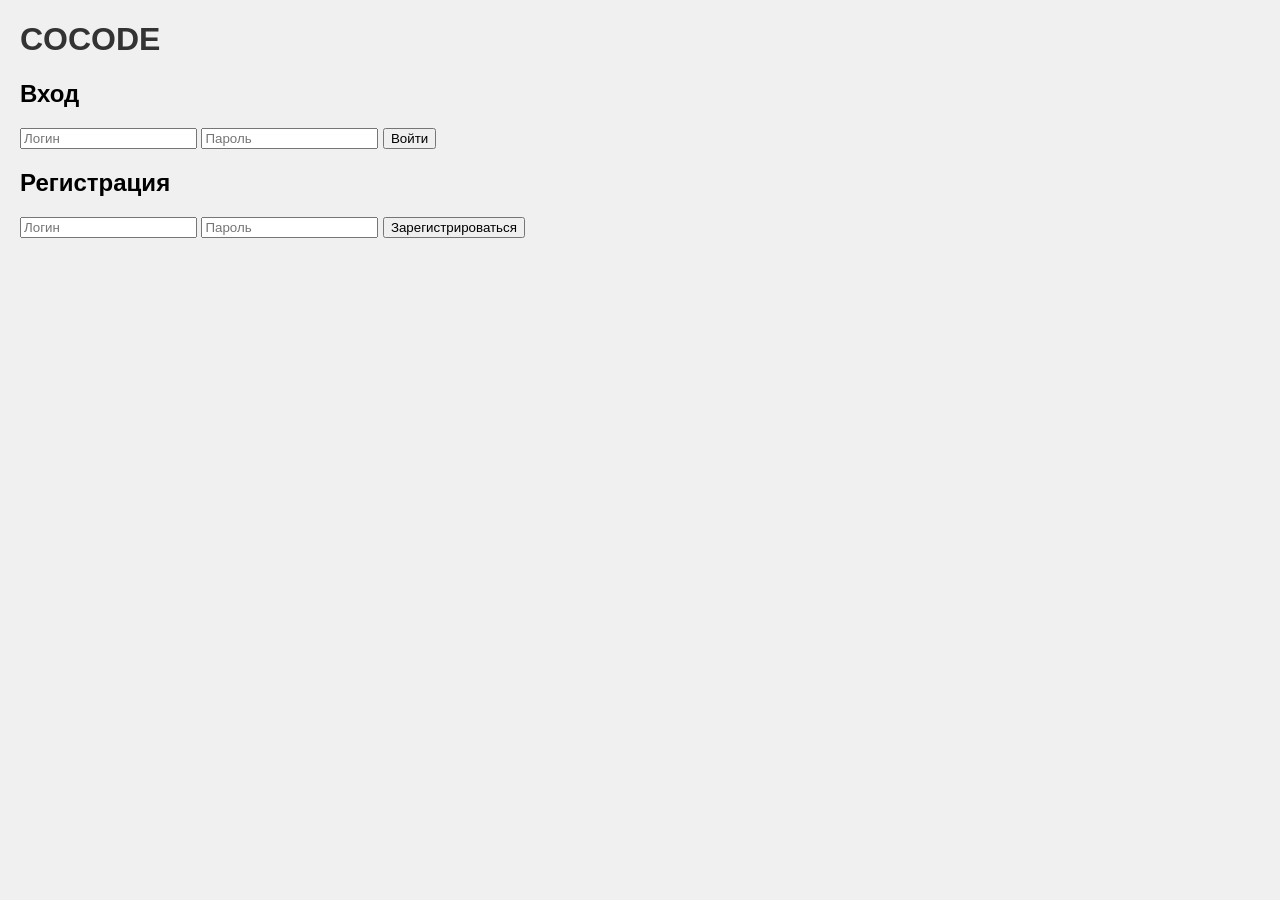
<file: static/index.html>
<!DOCTYPE html>
<html lang="ru">
<head>
    <meta charset="UTF-8">
    <meta name="viewport" content="width=device-width, initial-scale=1.0">
    <title>COCODE</title>
    <!-- CodeMirror CSS -->
    <link rel="stylesheet" href="/static/codemirror/codemirror.min.css">
    <link rel="stylesheet" href="/static/codemirror/dracula.min.css">
    <style>
        body {
            font-family: Arial, sans-serif;
            margin: 20px;
            background-color: #f0f0f0;
        }
        h1 {
            color: #333;
        }
        .CodeMirror {
            width: 100%;
            height: 400px;
            font-family: 'Courier New', monospace;
            font-size: 14px;
            border: 1px solid #ccc;
            border-radius: 4px;
        }
        .CodeMirror-gutters {
            border-right: 1px solid #888 !important;
        }
        .status {
            margin-top: 10px;
            font-weight: bold;
        }
        #room-selection {
            text-align: center;
            margin: 50px 0;
        }
        #room-name {
            padding: 10px;
            font-size: 16px;
            width: 300px;
            margin: 10px;
        }
        #room-code {
            padding: 10px;
            font-size: 16px;
            width: 150px;
            margin: 10px;
            text-align: center;
        }
        #create-room, #join-room, #run-button, #stop-button {
            padding: 10px 20px;
            font-size: 16px;
            margin: 10px 5px;
            cursor: pointer;
        }
        #stop-button {
            background-color: #dc3545;
            color: white;
            border: none;
            border-radius: 4px;
        }
        #stop-button:disabled {
            background-color: #6c757d;
            cursor: not-allowed;
        }
        #inputs {
            width: 100%;
            padding: 10px;
            border: 1px solid #ccc;
            border-radius: 4px;
            font-family: 'Courier New', monospace;
            font-size: 14px;
            resize: vertical;
        }
        #output {
            width: 100%;
            min-height: 100px;
            padding: 10px;
            border: 1px solid #ccc;
            border-radius: 4px;
            background-color: #1e1e1e;
            color: #d4d4d4;
            font-family: 'Courier New', monospace;
            font-size: 14px;
            white-space: pre-wrap;
        }
        #terminal-window {
            width: 100%;
            min-height: 200px;
            padding: 10px;
            border: 1px solid #444;
            border-radius: 4px;
            background-color: #111;
            color: #d4d4d4;
            font-family: 'Courier New', monospace;
            font-size: 14px;
            white-space: pre-wrap;
            overflow-y: auto;
        }
        .terminal-system {
            color: #82aaff;
        }
        .terminal-output {
            color: #c3e88d;
        }
        .terminal-input {
            color: #ffcb6b;
        }
    </style>
</head>
<body>
    <h1>COCODE</h1>
    <div id="auth-section">
        <h2>Вход</h2>
        <input type="text" id="login-username" placeholder="Логин" />
        <input type="password" id="login-password" placeholder="Пароль" />
        <button id="login-btn">Войти</button>
        <h2>Регистрация</h2>
        <input type="text" id="reg-username" placeholder="Логин" />
        <input type="password" id="reg-password" placeholder="Пароль" />
        <button id="register-btn">Зарегистрироваться</button>
        <div id="auth-error" style="color: red; display: none;"></div>
    </div>
    <div id="rooms-section" style="display: none;">
        <h2>Ваши комнаты</h2>
        <div id="rooms-list"></div>
        <button id="create-room-btn">Создать комнату</button>
        <input type="text" id="room-name-input" placeholder="Название комнаты" />
        <button id="logout-btn">Выйти</button>
    </div>
    <div id="editor-section" style="display: none;">
        <p>Комната: <span id="current-room"></span></p>
        <div style="display: flex; margin-bottom: 10px;">
            <div id="scripts-panel" style="width: 200px; border: 1px solid #ccc; padding: 10px; margin-right: 10px;">
                <h3>Скрипты</h3>
                <div id="scripts-list"></div>
                <button id="new-script" style="margin-top: 10px;">+ Новый</button>
                <button id="save-scripts" style="margin-top: 10px;">Сохранить</button>
            </div>
            <div style="flex: 1;">
                <div id="code-editor"></div>
            </div>
        </div>
        <div id="no-scripts-message" style="display: none; color: #555; padding: 20px; border: 1px dashed #999; border-radius: 4px; margin-bottom: 10px;">
            Нет ни одного скрипта. Создайте новый скрипт, чтобы начать редактирование.
        </div>
        <div id="execution-section">
            <button id="run-button">Запустить код</button>
            <button id="stop-button" disabled>Остановить процесс</button>
            <div class="status" id="status">Подключение...</div>

            <h2>Терминал</h2>
            <div id="terminal-window" style="background-color: #1e1e1e; color: #d4d4d4; padding: 10px; border-radius: 4px; font-family: 'Courier New', monospace; white-space: pre-wrap; min-height: 200px; max-height: 350px; overflow-y: auto;"></div>
            <input id="terminal-input" type="text" placeholder="Введите текст и нажмите Enter" style="width: 100%; padding: 10px; margin-top: 10px; font-family: 'Courier New', monospace; font-size: 14px;" autocomplete="off" />
        </div>
    </div>

    <!-- CodeMirror JS -->
    <script src="/static/codemirror/codemirror.min.js"></script>
    <script src="/static/codemirror/python.min.js"></script>
    <script src="/static/js/common.js"></script>

    <script>
        let editor;
        const status = document.getElementById('status');
        let ws;
        let ignoreChanges = false;
        let currentRoom = null;
        let scripts = {};
        let currentScript = "main.py";
        let processRunning = false;
        let token = localStorage.getItem('token');

        // Получаем комнату из URL
        const urlParams = new URLSearchParams(window.location.search);
        currentRoom = urlParams.get('room');

        if (currentRoom) {
            // Показываем редактор
            document.getElementById('auth-section').style.display = 'none';
            document.getElementById('rooms-section').style.display = 'none';
            document.getElementById('editor-section').style.display = 'block';
            document.getElementById('current-room').textContent = 'Загрузка... (' + currentRoom + ')';
            initEditor();
            connect();
        } else if (token) {
            showRooms();
        } else {
            showAuth();
        }

        function showAuth() {
            document.getElementById('auth-section').style.display = 'block';
            document.getElementById('rooms-section').style.display = 'none';
            document.getElementById('editor-section').style.display = 'none';
        }

        function showRooms() {
            document.getElementById('auth-section').style.display = 'none';
            document.getElementById('rooms-section').style.display = 'block';
            document.getElementById('editor-section').style.display = 'none';
            loadRooms();
        }

        // Скрываем ошибку при вводе
        document.getElementById('room-name').addEventListener('input', function() {
            document.getElementById('error-message').style.display = 'none';
        });
        document.getElementById('room-code').addEventListener('input', function() {
            document.getElementById('error-message').style.display = 'none';
        });

        function loadRooms() {
            fetch('/rooms', {
                headers: {
                    'Authorization': 'Bearer ' + token
                }
            })
            .then(response => response.json())
            .then(data => {
                const roomsList = document.getElementById('rooms-list');
                roomsList.innerHTML = '';
                data.forEach(room => {
                    const roomDiv = document.createElement('div');
                    roomDiv.innerHTML = `<a href="?room=${room.id}">${room.name}</a>`;
                    roomsList.appendChild(roomDiv);
                });
            })
            .catch(error => console.error('Error loading rooms:', error));
        }

        // Логин
        document.getElementById('login-btn').addEventListener('click', function() {
            const username = document.getElementById('login-username').value;
            const password = document.getElementById('login-password').value;
            fetch('/token', {
                method: 'POST',
                headers: {
                    'Content-Type': 'application/x-www-form-urlencoded'
                },
                body: new URLSearchParams({
                    username: username,
                    password: password
                })
            })
            .then(response => response.json())
            .then(data => {
                if (data.access_token) {
                    token = data.access_token;
                    localStorage.setItem('token', token);
                    showRooms();
                } else {
                    document.getElementById('auth-error').textContent = 'Неверный логин или пароль';
                    document.getElementById('auth-error').style.display = 'block';
                }
            })
            .catch(error => {
                document.getElementById('auth-error').textContent = 'Ошибка авторизации';
                document.getElementById('auth-error').style.display = 'block';
            });
        });

        // Регистрация
        document.getElementById('register-btn').addEventListener('click', function() {
            const username = document.getElementById('reg-username').value;
            const password = document.getElementById('reg-password').value;
            fetch('/register', {
                method: 'POST',
                headers: {
                    'Content-Type': 'application/json'
                },
                body: JSON.stringify({
                    username: username,
                    password: password
                })
            })
            .then(response => response.json())
            .then(data => {
                if (data.message) {
                    uiToast('Регистрация успешна', 'success');
                } else {
                    document.getElementById('auth-error').textContent = 'Ошибка регистрации';
                    document.getElementById('auth-error').style.display = 'block';
                }
            })
            .catch(error => {
                document.getElementById('auth-error').textContent = 'Ошибка регистрации';
                document.getElementById('auth-error').style.display = 'block';
            });
        });

        // Создать комнату
        document.getElementById('create-room-btn').addEventListener('click', function() {
            const name = document.getElementById('room-name-input').value;
            if (!name) {
                uiToast('Введите название комнаты', 'warning');
                return;
            }
            fetch('/create-room', {
                method: 'POST',
                headers: {
                    'Content-Type': 'application/json',
                    'Authorization': 'Bearer ' + token
                },
                body: JSON.stringify({
                    name: name
                })
            })
            .then(response => response.json())
            .then(data => {
                if (data.id) {
                    loadRooms();
                    document.getElementById('room-name-input').value = '';
                } else {
                    uiToast('Ошибка создания комнаты', 'error');
                }
            })
            .catch(error => uiToast('Ошибка создания комнаты', 'error'));
        });

        // Выйти
        document.getElementById('logout-btn').addEventListener('click', function() {
            localStorage.removeItem('token');
            token = null;
            showAuth();
        });

        function initEditor() {
            editor = CodeMirror(document.getElementById('code-editor'), {
                value: '# Введите ваш Python код здесь\nprint(\'Hello, World!\')',
                mode: 'python',
                theme: 'dracula',
                lineNumbers: true,
                indentUnit: 4,
                smartIndent: true,
                lineWrapping: true,
                autofocus: true
            });

            editor.on('change', function(cm, change) {
                if (!ignoreChanges && ws && ws.readyState === WebSocket.OPEN) {
                    ws.send(JSON.stringify({
                        script: currentScript,
                        code: cm.getValue()
                    }));
                }
            });
        }

        function connect() {
            ws = new WebSocket('ws://localhost:80/ws/' + currentRoom);

            ws.onopen = function(event) {
                status.textContent = 'Подключено';
                status.style.color = 'green';
            };

            ws.onmessage = function(event) {
                const data = JSON.parse(event.data);
                if (data.scripts) {
                    scripts = data.scripts;
                    updateScriptsList();
                    updateEditorVisibility();
                    // Если текущий скрипт не существует, выбрать первый
                    if (!(currentScript in scripts)) {
                        currentScript = Object.keys(scripts)[0] || "";
                    }
                    if (currentScript) {
                        loadScript(currentScript);
                    }
                }
                if (data.script && data.code !== undefined) {
                    scripts[data.script] = data.code;
                    if (data.script === currentScript) {
                        loadScript(currentScript);
                    }
                    updateScriptsList();
                }
                if (data.type === 'script_deleted') {
                    if (data.script === currentScript) {
                        currentScript = Object.keys(scripts)[0] || "";
                        if (currentScript) {
                            loadScript(currentScript);
                        }
                    }
                    updateScriptsList();
                    updateEditorVisibility();
                }
                if (data.type === 'script_renamed') {
                    if (currentScript === data.old_name) {
                        currentScript = data.new_name;
                    }
                    updateScriptsList();
                    updateEditorVisibility();
                    loadScript(currentScript);
                }
                if (data.type === 'process_started') {
                    processRunning = true;
                    document.getElementById('status').textContent = 'Выполняется: ' + data.script;
                    document.getElementById('run-button').disabled = true;
                    document.getElementById('stop-button').disabled = false;
                    appendTerminalText('[Запуск скрипта ' + data.script + ']\n', 'system');
                }
                if (data.type === 'process_output') {
                    appendTerminalText(data.text, 'output');
                }
                if (data.type === 'process_finished') {
                    processRunning = false;
                    document.getElementById('status').textContent = 'Завершено: код ' + data.returncode;
                    document.getElementById('run-button').disabled = false;
                    document.getElementById('stop-button').disabled = true;
                    appendTerminalText('\n[Процесс завершён, код ' + data.returncode + ']\n', 'system');
                }
                if (data.type === 'process_error') {
                    processRunning = false;
                    document.getElementById('status').textContent = 'Ошибка процесса';
                    document.getElementById('run-button').disabled = false;
                    document.getElementById('stop-button').disabled = true;
                    appendTerminalText('[Ошибка] ' + data.message + '\n', 'system');
                }
                if (data.type === 'saved') {
                    uiToast('Скрипты сохранены', 'success');
                }
            };

            ws.onclose = function(event) {
                status.textContent = 'Отключено. Переподключение...';
                status.style.color = 'red';
                setTimeout(connect, 1000);
            };

            ws.onerror = function(error) {
                console.error('WebSocket error:', error);
            };
        }

        function updateScriptsList() {
            const list = document.getElementById('scripts-list');
            list.innerHTML = '';
            for (const name in scripts) {
                const div = document.createElement('div');
                div.style.display = 'flex';
                div.style.alignItems = 'center';
                div.style.padding = '5px';
                div.style.border = '1px solid #555';
                div.style.margin = '2px 0';

                const nameDiv = document.createElement('div');
                nameDiv.textContent = name;
                nameDiv.style.cursor = 'pointer';
                nameDiv.style.flexGrow = '1';
                if (name === currentScript) {
                    nameDiv.style.backgroundColor = '#555';
                }
                nameDiv.addEventListener('click', function() {
                    selectScript(name);
                });
                div.appendChild(nameDiv);

                {
                    const renameBtn = document.createElement('button');
                    renameBtn.textContent = 'Переименовать';
                    renameBtn.style.marginLeft = '5px';
                    renameBtn.addEventListener('click', async function(e) {
                        e.stopPropagation();
                        const newName = await uiPrompt('Введите новое имя файла.', {
                            title: 'Переименовать скрипт',
                            value: name,
                            placeholder: 'example.py',
                            confirmText: 'Переименовать'
                        });
                        if (newName && newName !== name && newName.endsWith('.py') && !scripts[newName] && name in scripts) {
                            fetch(`/room/${currentRoom}/script/${name}`, {
                                method: 'PUT',
                                headers: {'Content-Type': 'application/json'},
                                body: JSON.stringify({new_name: newName})
                            }).then(() => {
                                // Локальное обновление
                                scripts[newName] = scripts[name];
                                delete scripts[name];
                                if (currentScript === name) {
                                    currentScript = newName;
                                }
                                updateScriptsList();
                                loadScript(currentScript);
                            }).catch(() => {
                                uiToast('Ошибка переименования', 'error');
                            });
                        } else if (newName === name) {
                            uiToast('Имя не изменилось', 'warning');
                        } else if (!newName.endsWith('.py')) {
                            uiToast('Имя должно заканчиваться на .py', 'warning');
                        } else if (scripts[newName]) {
                            uiToast('Скрипт с таким именем уже существует', 'warning');
                        }
                    });
                    div.appendChild(renameBtn);

                    const deleteBtn = document.createElement('button');
                    deleteBtn.textContent = 'Удалить';
                    deleteBtn.style.marginLeft = '5px';
                    deleteBtn.addEventListener('click', async function(e) {
                        e.stopPropagation();
                        const confirmed = name in scripts && await uiConfirm(`Удалить скрипт ${name}?`, {
                            title: 'Удаление скрипта',
                            confirmText: 'Удалить',
                            danger: true
                        });
                        if (confirmed) {
                            fetch(`/room/${currentRoom}/script/${name}`, {
                                method: 'DELETE'
                            }).then(() => {
                                // Локальное обновление
                                delete scripts[name];
                                if (currentScript === name) {
                                    currentScript = Object.keys(scripts)[0] || "";
                                }
                                updateScriptsList();
                                loadScript(currentScript);
                            }).catch(() => {
                                uiToast('Ошибка удаления', 'error');
                            });
                        }
                    });
                    div.appendChild(deleteBtn);
                }

                list.appendChild(div);
            }
        }

        function selectScript(name) {
            currentScript = name;
            loadScript(name);
            updateScriptsList();
            updateEditorVisibility();
        }

        function loadScript(name) {
            if (name in scripts) {
                const cursor = editor.getCursor();
                ignoreChanges = true;
                editor.setValue(scripts[name]);
                editor.setCursor(cursor);
                ignoreChanges = false;
            } else {
                ignoreChanges = true;
                editor.setValue('');
                ignoreChanges = false;
            }
        }

        function updateEditorVisibility() {
            const hasScripts = Object.keys(scripts).length > 0;
            document.getElementById('code-editor').style.display = hasScripts ? 'block' : 'none';
            document.getElementById('execution-section').style.display = hasScripts ? 'block' : 'none';
            document.getElementById('no-scripts-message').style.display = hasScripts ? 'none' : 'block';
            document.getElementById('run-button').disabled = !hasScripts || processRunning;
            document.getElementById('stop-button').disabled = !processRunning;
        }

        // Новый скрипт
        document.getElementById('new-script').addEventListener('click', async function() {
            const name = await uiPrompt('Введите имя нового скрипта.', {
                title: 'Новый скрипт',
                value: 'script.py',
                placeholder: 'script.py',
                confirmText: 'Создать'
            });
            if (name && !scripts[name]) {
                scripts[name] = '# Новый скрипт\n';
                currentScript = name;
                loadScript(name);
                updateScriptsList();
                updateEditorVisibility();
                // Отправить новый скрипт
                ws.send(JSON.stringify({
                    script: name,
                    code: scripts[name]
                }));
            }
        });

        // Сохранить скрипты
        document.getElementById('save-scripts').addEventListener('click', function() {
            if (ws && ws.readyState === WebSocket.OPEN) {
                ws.send(JSON.stringify({
                    type: 'save'
                }));
            }
        });

        function appendTerminalText(text, type = 'output') {
            const terminal = document.getElementById('terminal-window');
            const span = document.createElement('span');
            span.className = 'terminal-' + type;
            span.textContent = text;
            terminal.appendChild(span);
            terminal.scrollTop = terminal.scrollHeight;
        }

        document.getElementById('terminal-input').addEventListener('keydown', function(e) {
            if (e.key === 'Enter') {
                e.preventDefault();
                const text = this.value;
                if (!processRunning) {
                    appendTerminalText('[Нет активного процесса]\n', 'system');
                } else if (ws && ws.readyState === WebSocket.OPEN) {
                    ws.send(JSON.stringify({
                        type: 'stdin',
                        input: text + '\n'
                    }));
                    appendTerminalText(text + '\n', 'input');
                }
                this.value = '';
            }
        });

        document.getElementById('run-button').addEventListener('click', function() {
            if (!currentScript) {
                uiToast('Выберите или создайте скрипт для запуска', 'warning');
                return;
            }
            if (!ws || ws.readyState !== WebSocket.OPEN) {
                uiToast('Нет соединения с сервером', 'error');
                return;
            }
            document.getElementById('terminal-window').textContent = '';
            ws.send(JSON.stringify({
                type: 'run_script',
                script: currentScript
            }));
            document.getElementById('status').textContent = 'Выполнение...';
            processRunning = true;
            document.getElementById('run-button').disabled = true;
        });

        document.getElementById('stop-button').addEventListener('click', function() {
            if (!processRunning) {
                return;
            }
            if (!ws || ws.readyState !== WebSocket.OPEN) {
                uiToast('Нет соединения с сервером', 'error');
                return;
            }
            ws.send(JSON.stringify({
                type: 'stop_script'
            }));
            document.getElementById('status').textContent = 'Остановка...';
            document.getElementById('stop-button').disabled = true;
        });
    </script>
</body>
</html>
</file>
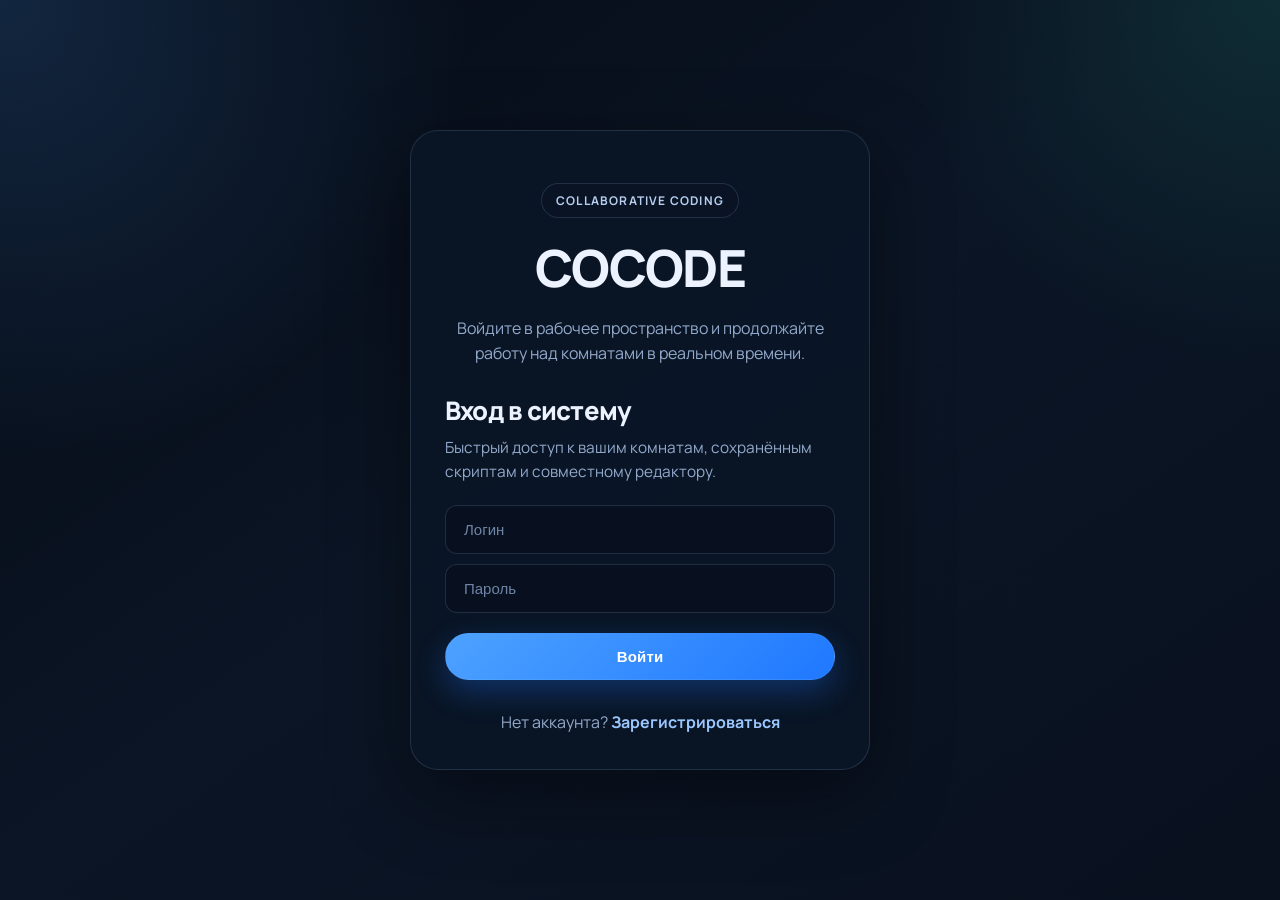
<file: static/login.html>
<!DOCTYPE html>
<html lang="ru">
<head>
    <meta charset="UTF-8">
    <meta name="viewport" content="width=device-width, initial-scale=1.0">
    <title>Вход - COCODE</title>
    <link rel="stylesheet" href="/static/css/style.css">
</head>
<body>
    <div class="page-shell auth-shell">
        <div class="auth-form">
            <div class="hero-title">
                <div class="eyebrow">Collaborative Coding</div>
                <h1>COCODE</h1>
                <p>Войдите в рабочее пространство и продолжайте работу над комнатами в реальном времени.</p>
            </div>

            <h2>Вход в систему</h2>
            <p class="form-caption">Быстрый доступ к вашим комнатам, сохранённым скриптам и совместному редактору.</p>

            <input type="text" id="username" placeholder="Логин" autocomplete="username" />
            <input type="password" id="password" placeholder="Пароль" autocomplete="current-password" />

            <button id="login-btn">Войти</button>

            <div id="error-message" class="error-message"></div>

            <div style="text-align: center; margin-top: 20px;">
                <p>Нет аккаунта? <a href="/static/register.html" class="nav-link">Зарегистрироваться</a></p>
            </div>
        </div>
    </div>

    <script src="/static/js/common.js"></script>
    <script>
        // Перенаправить, если уже залогинен
        if (isLoggedIn()) {
            redirectToRooms();
        }

        document.getElementById('login-btn').addEventListener('click', async function() {
            const username = document.getElementById('username').value.trim();
            const password = document.getElementById('password').value;

            if (!username || !password) {
                showError('error-message', 'Пожалуйста, заполните все поля');
                return;
            }

            try {
                const data = await login(username, password);
                
                if (data.access_token) {
                    setToken(data.access_token);
                    redirectToRooms();
                } else {
                    showError('error-message', 'Неверный логин или пароль');
                }
            } catch (error) {
                showError('error-message', 'Ошибка при входе: ' + error.message);
            }
        });

        // Вход по Enter
        document.getElementById('password').addEventListener('keypress', function(e) {
            if (e.key === 'Enter') {
                document.getElementById('login-btn').click();
            }
        });
    </script>
</body>
</html>
</file>
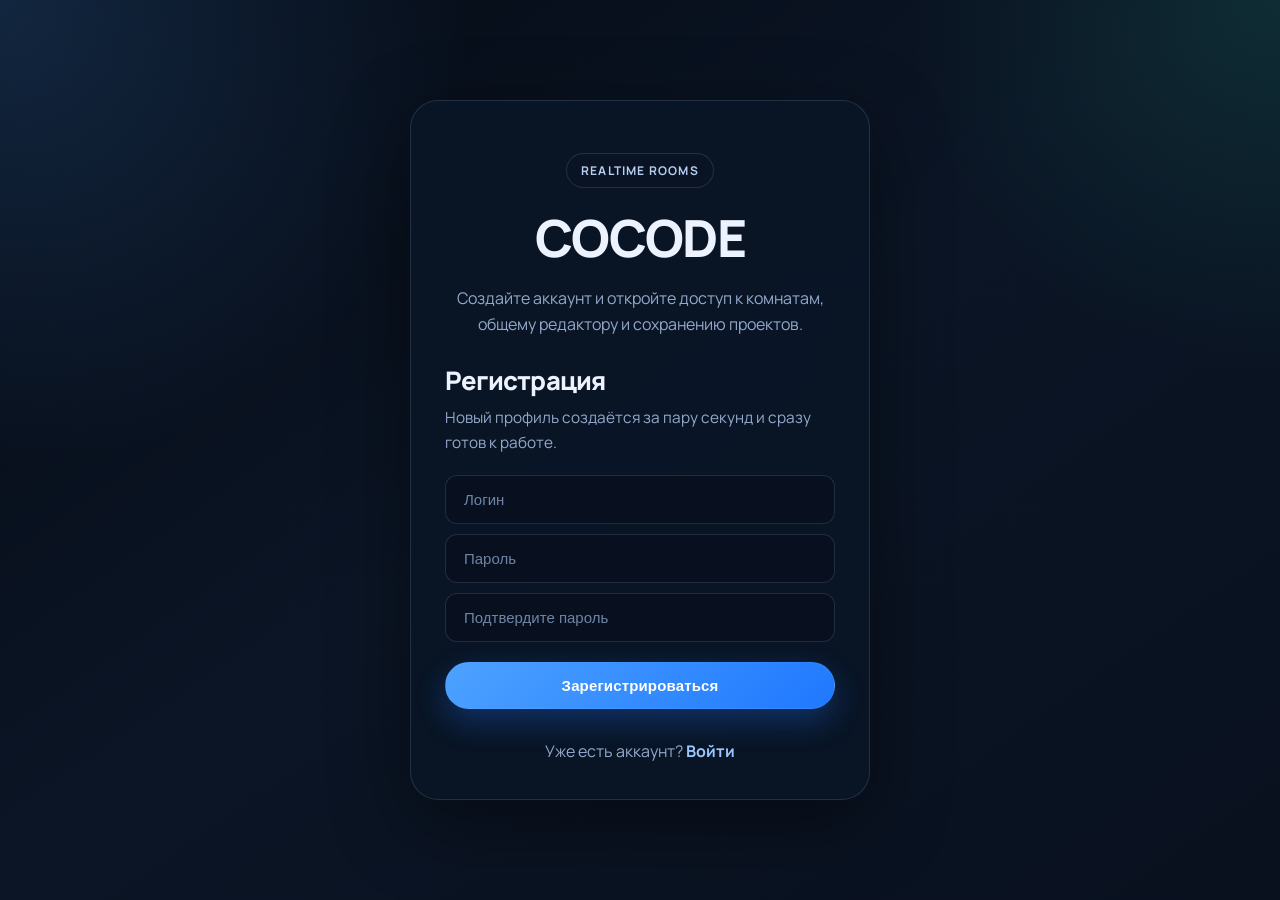
<file: static/register.html>
<!DOCTYPE html>
<html lang="ru">
<head>
    <meta charset="UTF-8">
    <meta name="viewport" content="width=device-width, initial-scale=1.0">
    <title>Регистрация - COCODE</title>
    <link rel="stylesheet" href="/static/css/style.css">
</head>
<body>
    <div class="page-shell auth-shell">
        <div class="auth-form">
            <div class="hero-title">
                <div class="eyebrow">Realtime Rooms</div>
                <h1>COCODE</h1>
                <p>Создайте аккаунт и откройте доступ к комнатам, общему редактору и сохранению проектов.</p>
            </div>

            <h2>Регистрация</h2>
            <p class="form-caption">Новый профиль создаётся за пару секунд и сразу готов к работе.</p>

            <input type="text" id="username" placeholder="Логин" autocomplete="username" />
            <input type="password" id="password" placeholder="Пароль" autocomplete="new-password" />
            <input type="password" id="password-confirm" placeholder="Подтвердите пароль" autocomplete="new-password" />

            <button id="register-btn">Зарегистрироваться</button>

            <div id="error-message" class="error-message"></div>
            <div id="success-message" class="success-message"></div>

            <div style="text-align: center; margin-top: 20px;">
                <p>Уже есть аккаунт? <a href="/static/login.html" class="nav-link">Войти</a></p>
            </div>
        </div>
    </div>

    <script src="/static/js/common.js"></script>
    <script>
        // Перенаправить, если уже залогинен
        if (isLoggedIn()) {
            redirectToRooms();
        }

        document.getElementById('register-btn').addEventListener('click', async function() {
            const username = document.getElementById('username').value.trim();
            const password = document.getElementById('password').value;
            const passwordConfirm = document.getElementById('password-confirm').value;

            hideError('error-message');
            hideSuccess('success-message');

            if (!username || !password || !passwordConfirm) {
                showError('error-message', 'Пожалуйста, заполните все поля');
                return;
            }

            if (username.length < 3) {
                showError('error-message', 'Логин должен быть не менее 3 символов');
                return;
            }

            if (password.length < 6) {
                showError('error-message', 'Пароль должен быть не менее 6 символов');
                return;
            }

            if (password !== passwordConfirm) {
                showError('error-message', 'Пароли не совпадают');
                return;
            }

            try {
                const data = await register(username, password);
                
                if (data.message) {
                    showSuccess('success-message', 'Регистрация успешна! Перенаправляем на вход...');
                    setTimeout(() => {
                        window.location.href = '/static/login.html';
                    }, 1200);
                } else if (data.detail) {
                    showError('error-message', data.detail);
                } else {
                    showError('error-message', 'Ошибка регистрации');
                }
            } catch (error) {
                showError('error-message', 'Ошибка при регистрации: ' + error.message);
            }
        });

        // Регистрация по Enter
        document.getElementById('password-confirm').addEventListener('keypress', function(e) {
            if (e.key === 'Enter') {
                document.getElementById('register-btn').click();
            }
        });
    </script>
</body>
</html>
</file>
<file: static/css/style.css>
@import url('https://fonts.googleapis.com/css2?family=Manrope:wght@400;500;600;700;800&family=JetBrains+Mono:wght@400;500&display=swap');

:root {
    --bg: #08111f;
    --bg-elevated: rgba(10, 22, 39, 0.84);
    --bg-soft: rgba(15, 31, 54, 0.72);
    --surface: rgba(13, 27, 47, 0.88);
    --surface-strong: rgba(18, 37, 65, 0.96);
    --surface-muted: rgba(128, 157, 196, 0.08);
    --border: rgba(161, 190, 230, 0.16);
    --border-strong: rgba(124, 173, 255, 0.32);
    --text: #ecf3ff;
    --text-muted: #93a9ca;
    --text-soft: #6f84a5;
    --accent: #4da2ff;
    --accent-strong: #1f78ff;
    --accent-warm: #28d7a1;
    --danger: #ff6b7a;
    --danger-strong: #ff5467;
    --shadow: 0 24px 80px rgba(0, 0, 0, 0.42);
    --radius-xl: 28px;
    --radius-lg: 22px;
    --radius-md: 16px;
    --radius-sm: 12px;
}

* {
    margin: 0;
    padding: 0;
    box-sizing: border-box;
}

html {
    color-scheme: dark;
}

body {
    min-height: 100vh;
    padding: 24px;
    font-family: 'Manrope', sans-serif;
    color: var(--text);
    background:
        radial-gradient(circle at top left, rgba(77, 162, 255, 0.18), transparent 30%),
        radial-gradient(circle at top right, rgba(40, 215, 161, 0.12), transparent 24%),
        linear-gradient(145deg, #050b15 0%, #0b1525 48%, #09111f 100%);
}

body::before {
    content: "";
    position: fixed;
    inset: 0;
    pointer-events: none;
    background-image:
        linear-gradient(rgba(255, 255, 255, 0.03) 1px, transparent 1px),
        linear-gradient(90deg, rgba(255, 255, 255, 0.03) 1px, transparent 1px);
    background-size: 72px 72px;
    mask-image: radial-gradient(circle at center, black 35%, transparent 90%);
    opacity: 0.35;
}

a {
    color: inherit;
}

h1, h2, h3 {
    font-weight: 800;
    letter-spacing: -0.03em;
}

h1 {
    font-size: clamp(2rem, 4vw, 3.75rem);
}

h2 {
    font-size: clamp(1.4rem, 2vw, 2rem);
}

h3 {
    font-size: 1rem;
}

p {
    color: var(--text-muted);
    line-height: 1.6;
}

input[type="text"],
input[type="password"] {
    display: block;
    width: 100%;
    padding: 15px 18px;
    margin: 10px 0;
    border: 1px solid var(--border);
    border-radius: var(--radius-sm);
    background: rgba(8, 17, 32, 0.88);
    color: var(--text);
    font-size: 15px;
    outline: none;
    transition: border-color 0.2s ease, box-shadow 0.2s ease, transform 0.2s ease;
}

input::placeholder {
    color: var(--text-soft);
}

input[type="text"]:focus,
input[type="password"]:focus,
.terminal-input:focus {
    border-color: var(--border-strong);
    box-shadow: 0 0 0 4px rgba(77, 162, 255, 0.14);
}

button {
    width: 100%;
    padding: 14px 18px;
    margin: 10px 0;
    border: 1px solid rgba(106, 169, 255, 0.18);
    border-radius: 999px;
    background: linear-gradient(135deg, var(--accent) 0%, var(--accent-strong) 100%);
    color: white;
    font-size: 15px;
    font-weight: 700;
    letter-spacing: 0.01em;
    cursor: pointer;
    transition: transform 0.2s ease, box-shadow 0.2s ease, opacity 0.2s ease;
    box-shadow: 0 12px 30px rgba(31, 120, 255, 0.3);
}

button:hover {
    transform: translateY(-1px);
    box-shadow: 0 16px 34px rgba(31, 120, 255, 0.34);
}

button:disabled {
    opacity: 0.5;
    cursor: not-allowed;
    transform: none;
    box-shadow: none;
}

.page-shell {
    position: relative;
    z-index: 1;
    width: min(1120px, 100%);
    margin: 0 auto;
}

.hero-title {
    text-align: center;
    margin: 18px auto 26px;
    max-width: 700px;
}

.hero-title .eyebrow {
    display: inline-flex;
    align-items: center;
    gap: 10px;
    margin-bottom: 14px;
    padding: 8px 14px;
    border: 1px solid var(--border);
    border-radius: 999px;
    background: rgba(10, 21, 38, 0.7);
    color: #b7ceef;
    font-size: 12px;
    font-weight: 700;
    letter-spacing: 0.1em;
    text-transform: uppercase;
}

.hero-title p {
    margin-top: 14px;
    font-size: 1rem;
}

.auth-shell {
    display: grid;
    place-items: center;
    min-height: calc(100vh - 48px);
}

.auth-form,
.room-form,
.modal-card,
.scripts-panel,
.editor-section,
.rooms-container {
    background: var(--bg-elevated);
    border: 1px solid var(--border);
    box-shadow: var(--shadow);
    backdrop-filter: blur(20px);
}

.auth-form {
    width: min(460px, 100%);
    margin: 0 auto;
    padding: 34px;
    border-radius: var(--radius-xl);
}

.auth-form h2 {
    margin-bottom: 8px;
}

.auth-form .form-caption {
    margin-bottom: 20px;
    font-size: 0.96rem;
}

.error-message,
.success-message {
    margin: 12px 0;
    padding: 12px 14px;
    border-radius: 14px;
    font-size: 14px;
    display: none;
}

.error-message {
    color: #ffc3cb;
    background: rgba(255, 95, 116, 0.14);
    border: 1px solid rgba(255, 107, 122, 0.26);
}

.success-message {
    color: #b5f6df;
    background: rgba(40, 215, 161, 0.13);
    border: 1px solid rgba(40, 215, 161, 0.24);
}

.nav-link {
    color: #9bc7ff;
    text-decoration: none;
    font-weight: 700;
}

.nav-link:hover {
    color: white;
}

.navbar {
    display: flex;
    justify-content: space-between;
    align-items: center;
    gap: 20px;
    margin-bottom: 22px;
    padding: 18px 22px;
    border: 1px solid var(--border);
    border-radius: 24px;
    background: rgba(8, 19, 35, 0.82);
    backdrop-filter: blur(22px);
    box-shadow: 0 18px 40px rgba(0, 0, 0, 0.28);
}

.navbar h1 {
    margin: 0;
    font-size: clamp(1.4rem, 2vw, 2rem);
}

.navbar-right {
    display: flex;
    gap: 14px;
    align-items: center;
    flex-wrap: wrap;
}

.navbar-right span {
    color: var(--text-muted);
    font-size: 14px;
    font-weight: 600;
}

.navbar-right a,
.navbar-right button {
    width: auto;
    margin: 0;
}

.navbar-right a {
    padding: 12px 16px;
    border: 1px solid var(--border);
    border-radius: 999px;
    background: rgba(255, 255, 255, 0.02);
    color: var(--text);
    font-size: 14px;
    font-weight: 700;
    text-decoration: none;
}

.navbar-right button {
    background: linear-gradient(135deg, rgba(255, 107, 122, 0.92), rgba(255, 84, 103, 0.92));
    box-shadow: 0 12px 30px rgba(255, 84, 103, 0.2);
}

.rooms-container {
    width: min(1120px, 100%);
    margin: 0 auto;
    padding: 26px;
    border-radius: var(--radius-xl);
    background:
        radial-gradient(circle at top right, rgba(77, 162, 255, 0.08), transparent 28%),
        linear-gradient(180deg, rgba(255, 255, 255, 0.025), rgba(255, 255, 255, 0));
}

.section-header {
    display: flex;
    justify-content: space-between;
    align-items: center;
    gap: 18px;
    margin-bottom: 26px;
}

.section-header p {
    margin-top: 6px;
}

.section-header .header-actions button {
    width: auto;
    padding-inline: 22px;
}

.rooms-hero {
    display: grid;
    grid-template-columns: minmax(0, 1.3fr) minmax(280px, 0.9fr);
    gap: 18px;
    margin-bottom: 24px;
}

.rooms-hero-copy {
    padding: 22px 24px;
    border: 1px solid var(--border);
    border-radius: 24px;
    background:
        radial-gradient(circle at top left, rgba(77, 162, 255, 0.14), transparent 30%),
        linear-gradient(160deg, rgba(20, 41, 70, 0.8), rgba(9, 18, 32, 0.96));
}

.rooms-hero-kicker {
    display: inline-flex;
    margin-bottom: 12px;
    padding: 7px 12px;
    border: 1px solid rgba(155, 199, 255, 0.14);
    border-radius: 999px;
    background: rgba(255, 255, 255, 0.03);
    color: #b9d2f4;
    font-size: 11px;
    font-weight: 800;
    letter-spacing: 0.14em;
    text-transform: uppercase;
}

.rooms-hero-copy h2 {
    margin-bottom: 10px;
}

.rooms-hero-copy p {
    max-width: 640px;
    font-size: 15px;
}

.rooms-hero-stats {

    display: grid;
    gap: 14px;
}

.rooms-stat-card {
    display: flex;
    flex-direction: column;
    justify-content: space-between;
    min-height: 110px;
    padding: 20px;
    border: 1px solid var(--border);
    border-radius: 22px;
    background:
        linear-gradient(160deg, rgba(14, 29, 50, 0.95), rgba(8, 17, 31, 0.95));
}

.rooms-stat-label {
    color: var(--text-soft);
    font-size: 12px;
    font-weight: 700;
    letter-spacing: 0.08em;
    text-transform: uppercase;
}

.rooms-stat-card strong {
    font-size: 26px;
    line-height: 1.15;
    letter-spacing: -0.03em;
}

.rooms-toolbar {
    margin-bottom: 14px;
    padding: 16px 18px;
    border: 1px solid rgba(255, 255, 255, 0.05);
    border-radius: 20px;
    background: rgba(255, 255, 255, 0.025);
}

.rooms-toolbar h3 {
    margin: 0;
    font-size: 18px;
}

.rooms-toolbar p {
    margin-top: 4px;
    font-size: 14px;
}

.join-room-bar {
    display: grid;
    grid-template-columns: 1fr auto;
    gap: 12px;
    margin-bottom: 20px;
    padding: 16px;
    border: 1px solid var(--border);
    border-radius: 20px;
    background: var(--surface-muted);
}

.join-room-input {
    margin: 0;
}

.join-room-button {
    width: auto;
    margin: 0;
    padding-inline: 24px;
}

.rooms-list {
    display: grid;
    grid-template-columns: repeat(auto-fill, minmax(260px, 1fr));
    gap: 18px;
    margin-top: 22px;
}

.room-card {
    display: block;
    padding: 20px 20px 18px;
    border: 1px solid rgba(161, 190, 230, 0.14);
    border-radius: 24px;
    background:
        radial-gradient(circle at top right, rgba(77, 162, 255, 0.12), transparent 34%),
        linear-gradient(160deg, rgba(24, 48, 83, 0.84), rgba(10, 20, 35, 0.96)),
        var(--surface);
    color: var(--text);
    text-decoration: none;
    transition: transform 0.2s ease, border-color 0.2s ease, box-shadow 0.2s ease;
    overflow: hidden;
}

.room-card:hover {
    transform: translateY(-3px);
    border-color: var(--border-strong);
    box-shadow: 0 18px 44px rgba(0, 0, 0, 0.24);
}

.room-card-top {
    display: flex;
    align-items: center;
    justify-content: space-between;
    gap: 12px;
    margin-bottom: 22px;
}

.room-card-badge,
.room-card-arrow {
    display: inline-flex;
    align-items: center;
    border-radius: 999px;
    font-size: 11px;
    font-weight: 800;
    letter-spacing: 0.12em;
    text-transform: uppercase;
}

.room-card-badge {
    padding: 7px 10px;
    background: rgba(255, 255, 255, 0.05);
    color: #a9c4ea;
}

.room-card-arrow {
    color: #d8e8ff;
}

.room-name {
    font-size: 1.16rem;
    font-weight: 800;
    margin-bottom: 12px;
}

.room-meta {
    font-size: 13px;
    color: var(--text-soft);
    word-break: break-all;
}

.empty-state {
    padding: 56px 24px;
    border: 1px dashed rgba(161, 190, 230, 0.16);
    border-radius: 28px;
    text-align: center;
    background:
        radial-gradient(circle at top, rgba(77, 162, 255, 0.08), transparent 30%),
        rgba(255, 255, 255, 0.02);
}

.empty-state p:first-child {
    color: var(--text);
    font-size: 19px;
    font-weight: 800;
    margin-bottom: 6px;
}

.modal-overlay {
    position: fixed;
    inset: 0;
    display: none;
    background: rgba(2, 7, 14, 0.72);
    backdrop-filter: blur(8px);
    z-index: 1000;
}

.modal-card {
    position: absolute;
    top: 50%;
    left: 50%;
    transform: translate(-50%, -50%);
    width: min(460px, calc(100vw - 32px));
    padding: 28px;
    border-radius: 24px;
}

.stack-actions {
    display: flex;
    gap: 12px;
}

.stack-actions button {
    flex: 1;
    margin: 0;
}

.secondary-button {
    background: rgba(255, 255, 255, 0.05);
    border-color: var(--border);
    box-shadow: none;
}

.secondary-button:hover {
    box-shadow: none;
}

.room-layout {
    display: grid;
    grid-template-columns: 280px minmax(0, 1fr);
    gap: 18px;
}

.scripts-panel,
.editor-section {
    border-radius: 24px;
}

.scripts-panel {
    padding: 20px;
}

.panel-heading {
    margin-bottom: 16px;
}

.panel-heading p {
    font-size: 14px;
    margin-top: 6px;
}

.scripts-list {
    margin-bottom: 16px;
}

.script-item {
    display: flex;
    align-items: center;
    gap: 10px;
    padding: 10px 12px;
    margin: 8px 0;
    border: 1px solid var(--border);
    border-radius: 16px;
    background: rgba(255, 255, 255, 0.03);
    transition: border-color 0.2s ease, background 0.2s ease;
}

.script-item.active {
    background: rgba(77, 162, 255, 0.18);
    border-color: rgba(77, 162, 255, 0.4);
}

.script-name {
    flex-grow: 1;
    cursor: pointer;
    user-select: none;
    font-weight: 700;
    color: var(--text);
}

.script-buttons {
    display: flex;
    gap: 6px;
}

.script-buttons button {
    width: auto;
    margin: 0;
    padding: 8px 10px;
    border-radius: 12px;
    font-size: 12px;
    font-weight: 700;
    box-shadow: none;
}

.script-buttons button:last-child {
    background: linear-gradient(135deg, rgba(255, 107, 122, 0.92), rgba(255, 84, 103, 0.92));
}

.editor-section {
    padding: 20px;
}

.CodeMirror {
    width: 100%;
    height: 480px;
    font-family: 'JetBrains Mono', monospace;
    font-size: 14px;
    border: 1px solid var(--border);
    border-radius: 20px;
}

.CodeMirror-gutters {
    border-right: 1px solid rgba(255, 255, 255, 0.08) !important;
}

.execution-section {
    margin-top: 18px;
    padding: 18px;
    border: 1px solid var(--border);
    border-radius: 22px;
    background: rgba(255, 255, 255, 0.02);
}

.button-group {
    display: flex;
    gap: 12px;
    margin-bottom: 16px;
}

.button-group button {
    flex: 1;
    margin: 0;
}

.button-group button.stop {
    background: linear-gradient(135deg, var(--danger), var(--danger-strong));
    box-shadow: 0 14px 28px rgba(255, 84, 103, 0.2);
}

.status {
    margin-top: 10px;
    padding: 12px 14px;
    border-radius: 16px;
    font-weight: 700;
    border: 1px solid transparent;
}

.status.connected {
    color: #baf7e2;
    background: rgba(40, 215, 161, 0.12);
    border-color: rgba(40, 215, 161, 0.24);
}

.status.disconnected {
    color: #ffd0d5;
    background: rgba(255, 107, 122, 0.14);
    border-color: rgba(255, 107, 122, 0.24);
}

#terminal-window {
    width: 100%;
    min-height: 250px;
    max-height: 400px;
    padding: 16px;
    border: 1px solid rgba(102, 138, 187, 0.18);
    border-radius: 18px;
    background: linear-gradient(180deg, rgba(5, 11, 19, 0.98), rgba(7, 14, 26, 0.98));
    color: #d4d4d4;
    font-family: 'JetBrains Mono', monospace;
    font-size: 13px;
    white-space: pre-wrap;
    overflow-y: auto;
    margin-bottom: 12px;
}

.terminal-input {
    width: 100%;
    margin: 0;
    padding: 13px 15px;
    border: 1px solid var(--border);
    border-radius: 14px;
    background: rgba(8, 17, 32, 0.88);
    color: var(--text);
    font-family: 'JetBrains Mono', monospace;
    font-size: 14px;
}

.terminal-system {
    color: #82aaff;
}

.terminal-output {
    color: #c3e88d;
}

.terminal-input-text {
    color: #ffcb6b;
}

#no-scripts-message {
    display: none;
    padding: 28px 18px;
    text-align: center;
    border: 1px dashed var(--border);
    border-radius: 18px;
    background: rgba(255, 255, 255, 0.02);
    color: var(--text-muted);
}

@media (max-width: 900px) {
    body {
        padding: 16px;
    }

    .room-layout {
        grid-template-columns: 1fr;
    }

    .section-header,
    .navbar {
        flex-direction: column;
        align-items: flex-start;
    }

    .join-room-bar {
        grid-template-columns: 1fr;
    }

    .rooms-hero {
        grid-template-columns: 1fr;
    }

    .join-room-button,
    .section-header .header-actions button,
    .navbar-right a,
    .navbar-right button {
        width: 100%;
    }
}

@media (max-width: 640px) {
    .auth-form,
    .rooms-container,
    .scripts-panel,
    .editor-section,
    .modal-card {
        padding: 20px;
        border-radius: 20px;
    }

    .button-group,
    .stack-actions {
        flex-direction: column;
    }

    .hero-title {
        text-align: left;
    }
}

.room-page {
    padding: 0;
    overflow: hidden;
}

.room-page::before {
    opacity: 0.2;
}

.room-page .modal-card {
    backdrop-filter: blur(24px);
}

.room-ide {
    --files-pane-width: 260px;
    --run-pane-width: 340px;
    position: relative;
    z-index: 1;
    display: grid;
    grid-template-rows: 56px minmax(0, 1fr) 28px;
    height: 100vh;
    padding: 12px 14px 10px;
    gap: 10px;
}

.ide-topbar {
    display: flex;
    align-items: center;
    justify-content: space-between;
    gap: 18px;
    min-height: 0;
    padding: 8px 14px;
    border: 1px solid rgba(138, 177, 230, 0.14);
    border-radius: 16px;
    background: rgba(6, 14, 27, 0.9);
    box-shadow: 0 12px 32px rgba(0, 0, 0, 0.28);
}

.ide-topbar-left,
.ide-topbar-actions {
    display: flex;
    align-items: center;
    gap: 14px;
    min-width: 0;
}

.ide-app-brand {
    display: flex;
    align-items: center;
    gap: 10px;
    padding-right: 14px;
    border-right: 1px solid rgba(255, 255, 255, 0.08);
    white-space: nowrap;
}

.ide-app-dot {
    width: 10px;
    height: 10px;
    border-radius: 50%;
    background: linear-gradient(135deg, #4da2ff, #28d7a1);
    box-shadow: 0 0 18px rgba(77, 162, 255, 0.55);
}

.ide-app-name {
    font-size: 13px;
    font-weight: 800;
    letter-spacing: 0.08em;
    text-transform: uppercase;
    color: #c4d7f3;
}

.ide-room-meta {
    min-width: 0;
}

.ide-room-label,
.ide-pane-kicker {
    font-size: 10px;
    font-weight: 800;
    letter-spacing: 0.14em;
    text-transform: uppercase;
    color: var(--text-soft);
}

.ide-room-meta h1,
.room-page h2 {
    margin: 0;
    font-size: 15px;
    line-height: 1.2;
}

.ide-room-meta h1 {
    white-space: nowrap;
    overflow: hidden;
    text-overflow: ellipsis;
}

.ide-action-button,
.ide-link-button {
    width: auto;
    margin: 0;
    padding: 10px 14px;
    border-radius: 10px;
    font-size: 13px;
    font-weight: 700;
    box-shadow: none;
}

.ide-action-button-secondary,
.ide-link-button {
    border: 1px solid var(--border);
    background: rgba(255, 255, 255, 0.04);
    color: var(--text);
}

.ide-action-button-danger {
    background: linear-gradient(135deg, rgba(255, 107, 122, 0.9), rgba(255, 84, 103, 0.9));
}

.ide-link-button {
    display: inline-flex;
    align-items: center;
    text-decoration: none;
}

.ide-workspace {
    display: grid;
    grid-template-columns: var(--files-pane-width) 8px minmax(0, 1fr) 8px var(--run-pane-width);
    min-height: 0;
    overflow: hidden;
}

.ide-pane {
    min-width: 0;
    min-height: 0;
    overflow: hidden;
    border: 1px solid rgba(138, 177, 230, 0.14);
    border-radius: 18px;
    background: rgba(6, 14, 27, 0.88);
    box-shadow: 0 16px 42px rgba(0, 0, 0, 0.24);
}

.ide-files-pane,
.ide-run-pane,
.ide-editor-pane {
    display: flex;
    flex-direction: column;
}

.ide-pane-header {
    display: flex;
    align-items: center;
    justify-content: space-between;
    gap: 12px;
    flex: 0 0 auto;
    padding: 10px 12px 9px;
    border-bottom: 1px solid rgba(255, 255, 255, 0.05);
    background: linear-gradient(180deg, rgba(255, 255, 255, 0.025), rgba(255, 255, 255, 0));
}

.ide-editor-header {
    padding-bottom: 8px;
}

.room-page .ide-pane-header > div {
    display: flex;
    flex-direction: column;
    gap: 2px;
}

.room-page .ide-pane-header h2 {
    font-size: 13px;
    font-weight: 800;
    letter-spacing: -0.01em;
}

.ide-pane-scroll {
    flex: 1 1 auto;
    min-height: 0;
    overflow: auto;
    padding: 12px;
}

.ide-files-pane {
    background:
        linear-gradient(180deg, rgba(16, 28, 49, 0.82), rgba(6, 14, 27, 0.94) 28%),
        rgba(6, 14, 27, 0.88);
}

.ide-files-meta {
    display: flex;
    align-items: center;
    justify-content: space-between;
    gap: 10px;
    margin-bottom: 10px;
    padding: 0 2px;
}

.ide-files-section,
.ide-files-count {
    font-size: 11px;
    font-weight: 700;
    letter-spacing: 0.08em;
    text-transform: uppercase;
}

.ide-files-section {
    color: var(--text-soft);
}

.ide-files-count {
    color: #9bb6da;
}

.ide-mini-button {
    width: auto;
    margin: 0;
    padding: 6px 10px;
    border-radius: 9px;
    font-size: 11px;
    letter-spacing: 0.02em;
    box-shadow: none;
}

.room-page .scripts-list {
    margin-bottom: 0;
    display: flex;
    flex-direction: column;
    gap: 4px;
}

.room-page .script-item {
    align-items: center;
    justify-content: space-between;
    gap: 10px;
    padding: 8px 8px 8px 10px;
    margin: 0;
    border: 1px solid transparent;
    border-radius: 12px;
    background: transparent;
    transition: background 0.18s ease, border-color 0.18s ease;
}

.room-page .script-item:hover {
    background: rgba(255, 255, 255, 0.035);
    border-color: rgba(255, 255, 255, 0.05);
}

.room-page .script-name {
    overflow: hidden;
    text-overflow: ellipsis;
    white-space: nowrap;
    font-size: 13px;
    font-weight: 700;
}

.room-page .script-main {
    display: flex;
    align-items: center;
    gap: 10px;
    min-width: 0;
    flex: 1 1 auto;
}

.room-page .script-icon {
    display: inline-flex;
    align-items: center;
    justify-content: center;
    width: 28px;
    height: 28px;
    flex: 0 0 auto;
    border: 1px solid rgba(255, 255, 255, 0.07);
    border-radius: 9px;
    background: rgba(255, 255, 255, 0.03);
    color: #9bc7ff;
    font-family: 'JetBrains Mono', monospace;
    font-size: 10px;
    font-weight: 700;
}

.room-page .script-buttons {
    flex-direction: row;
    align-self: center;
    opacity: 0.16;
    transition: opacity 0.18s ease;
}

.room-page .script-item:hover .script-buttons,
.room-page .script-item.active .script-buttons {
    opacity: 1;
}

.room-page .script-buttons button {
    width: auto;
    min-width: 34px;
    padding: 7px 9px;
    border-radius: 9px;
    font-size: 0;
    line-height: 1;
    box-shadow: none;
    background: rgba(255, 255, 255, 0.04);
    border-color: rgba(255, 255, 255, 0.06);
}

.room-page .script-buttons button:first-child::before {
    content: "✎";
    font-size: 12px;
}

.room-page .script-buttons button:last-child::before {
    content: "×";
    font-size: 14px;
}

.room-page #no-scripts-message {
    margin-top: 10px;
}

.ide-editor-surface {
    flex: 1 1 auto;
    min-height: 0;
    padding: 0 12px 12px;
}

.room-page #code-editor,
.room-page .CodeMirror {
    height: 100%;
}

.room-page .CodeMirror {
    border-radius: 14px;
    border-color: rgba(255, 255, 255, 0.08);
}

.room-page .CodeMirror-lines,
.room-page .CodeMirror-gutters {
    padding-top: 16px;
}

.room-page .remote-cursor {
    position: relative;
    display: inline-block;
    width: 0;
    height: 1em;
    margin-left: -1px;
    line-height: 1;
    vertical-align: text-top;
    top: 0.08em;
    pointer-events: auto;
    z-index: 15;
}

.room-page .remote-cursor::before {
    content: "";
    position: absolute;
    left: -6px;
    top: -2px;
    width: 12px;
    height: calc(100% + 4px);
}

.room-page .remote-cursor::after {
    content: "";
    position: absolute;
    left: -1px;
    top: 0;
    height: 100%;
    border-left: 2px solid var(--cursor-color, #4da2ff);
    animation: remote-cursor-blink 1.08s steps(1) infinite;
}

.room-page .remote-cursor.remote-cursor-typing::after {
    animation: none;
    opacity: 1;
}

.room-page .remote-cursor-label {
    position: absolute;
    left: -1px;
    top: -1.55em;
    transform: translateX(-10%);
    padding: 2px 7px;
    border-radius: 8px;
    border: 1px solid var(--cursor-color, #4da2ff);
    background: rgba(5, 11, 21, 0.95);
    color: #f4f8ff;
    font-family: 'Manrope', sans-serif;
    font-size: 10px;
    font-weight: 700;
    white-space: nowrap;
    line-height: 1.2;
    letter-spacing: 0.01em;
    box-shadow: 0 8px 18px rgba(0, 0, 0, 0.25);
    opacity: 0;
    visibility: hidden;
    transform: translateX(-10%) translateY(2px);
    transition: opacity 0.16s ease, transform 0.16s ease, visibility 0.16s ease;
    pointer-events: none;
    z-index: 120;
}

.room-page .remote-cursor:hover .remote-cursor-label {
    opacity: 1;
    visibility: visible;
    transform: translateX(-10%) translateY(0);
}

@keyframes remote-cursor-blink {
    0%, 45% {
        opacity: 1;
    }
    50%, 100% {
        opacity: 0;
    }
}

.ide-run-pane {
    padding-bottom: 12px;
}

.ide-run-actions {
    display: grid;
    grid-template-columns: repeat(2, minmax(0, 1fr));
    gap: 10px;
    padding: 12px 14px 10px;
}

.ide-run-actions button {
    width: 100%;
    min-width: 0;
    margin: 0;
    padding: 10px 12px;
    border-radius: 12px;
    font-size: 13px;
    line-height: 1.2;
    text-align: center;
    white-space: normal;
    word-break: break-word;
    overflow-wrap: anywhere;
    box-shadow: none;
}

.ide-run-actions #run-button {
    background: linear-gradient(135deg, #2ed8a3, #169b72);
    border-color: rgba(46, 216, 163, 0.28);
    box-shadow: 0 12px 28px rgba(22, 155, 114, 0.22);
}

.ide-run-actions .stop {
    background: linear-gradient(135deg, var(--danger), var(--danger-strong));
}

.ide-run-status {
    margin: 0 14px 12px;
    padding: 10px 12px;
    border: 1px solid rgba(138, 177, 230, 0.12);
    border-radius: 12px;
    background: rgba(255, 255, 255, 0.03);
    color: var(--text-muted);
    font-size: 13px;
    font-weight: 700;
}

.ide-terminal-wrap {
    display: flex;
    flex-direction: column;
    gap: 10px;
    flex: 1 1 auto;
    min-height: 0;
    padding: 0 14px;
}

.ide-terminal-title {
    font-size: 12px;
    font-weight: 700;
    letter-spacing: 0.1em;
    text-transform: uppercase;
    color: var(--text-soft);
}

.room-page #terminal-window {
    flex: 1 1 auto;
    min-height: 0;
    max-height: none;
    margin-bottom: 0;
    border-radius: 14px;
}

.room-page .terminal-input {
    flex: 0 0 auto;
}

.ide-resizer {
    position: relative;
    min-height: 0;
    cursor: col-resize;
}

.ide-resizer::before {
    content: "";
    position: absolute;
    top: 8px;
    bottom: 8px;
    left: 50%;
    width: 2px;
    transform: translateX(-50%);
    border-radius: 999px;
    background: rgba(137, 169, 214, 0.14);
    transition: background 0.2s ease;
}

.ide-resizer:hover::before {
    background: rgba(77, 162, 255, 0.48);
}

.ide-statusbar {
    display: flex;
    align-items: center;
    padding: 0 10px;
    border: 1px solid rgba(138, 177, 230, 0.12);
    border-radius: 12px;
    background: rgba(6, 14, 27, 0.94);
}

.room-page .status {
    margin: 0;
    padding: 0;
    border: 0;
    border-radius: 0;
    background: transparent;
    font-size: 12px;
    font-weight: 700;
}

.ide-share-modal {
    width: min(420px, calc(100vw - 32px));
}

.ide-share-code {
    margin: 14px 0 18px;
    padding: 16px;
    border: 1px solid var(--border);
    border-radius: 16px;
    background: rgba(255, 255, 255, 0.04);
    color: white;
    font-family: 'JetBrains Mono', monospace;
    font-size: 15px;
    word-break: break-all;
}

@media (max-width: 1100px) {
    .room-ide {
        --files-pane-width: 220px;
        --run-pane-width: 300px;
    }
}

@media (max-width: 920px) {
    .room-page {
        overflow: auto;
    }

    .room-ide {
        height: auto;
        min-height: 100vh;
        grid-template-rows: auto auto auto;
    }

    .ide-topbar {
        flex-direction: column;
        align-items: flex-start;
    }

    .ide-topbar-actions {
        flex-wrap: wrap;
    }

    .ide-workspace {
        grid-template-columns: 1fr;
        gap: 10px;
        overflow: visible;
    }

    .ide-resizer {
        display: none;
    }

    .ide-pane {
        min-height: 260px;
    }
}

@media (max-width: 1200px) {
    .room-page .ide-run-actions {
        grid-template-columns: 1fr;
    }
}
</file>
<file: static/codemirror/codemirror.min.css>
/**
 * Minified by jsDelivr using clean-css v5.3.3.
 * Original file: /npm/codemirror@5.65.16/lib/codemirror.css
 *
 * Do NOT use SRI with dynamically generated files! More information: https://www.jsdelivr.com/using-sri-with-dynamic-files
 */
.CodeMirror{font-family:monospace;height:300px;color:#000;direction:ltr}.CodeMirror-lines{padding:4px 0}.CodeMirror pre.CodeMirror-line,.CodeMirror pre.CodeMirror-line-like{padding:0 4px}.CodeMirror-gutter-filler,.CodeMirror-scrollbar-filler{background-color:#fff}.CodeMirror-gutters{border-right:1px solid #ddd;background-color:#f7f7f7;white-space:nowrap}.CodeMirror-linenumber{padding:0 3px 0 5px;min-width:20px;text-align:right;color:#999;white-space:nowrap}.CodeMirror-guttermarker{color:#000}.CodeMirror-guttermarker-subtle{color:#999}.CodeMirror-cursor{border-left:1px solid #000;border-right:none;width:0}.CodeMirror div.CodeMirror-secondarycursor{border-left:1px solid silver}.cm-fat-cursor .CodeMirror-cursor{width:auto;border:0!important;background:#7e7}.cm-fat-cursor div.CodeMirror-cursors{z-index:1}.cm-fat-cursor .CodeMirror-line::selection,.cm-fat-cursor .CodeMirror-line>span::selection,.cm-fat-cursor .CodeMirror-line>span>span::selection{background:0 0}.cm-fat-cursor .CodeMirror-line::-moz-selection,.cm-fat-cursor .CodeMirror-line>span::-moz-selection,.cm-fat-cursor .CodeMirror-line>span>span::-moz-selection{background:0 0}.cm-fat-cursor{caret-color:transparent}@-moz-keyframes blink{50%{background-color:transparent}}@-webkit-keyframes blink{50%{background-color:transparent}}@keyframes blink{50%{background-color:transparent}}.cm-tab{display:inline-block;text-decoration:inherit}.CodeMirror-rulers{position:absolute;left:0;right:0;top:-50px;bottom:0;overflow:hidden}.CodeMirror-ruler{border-left:1px solid #ccc;top:0;bottom:0;position:absolute}.cm-s-default .cm-header{color:#00f}.cm-s-default .cm-quote{color:#090}.cm-negative{color:#d44}.cm-positive{color:#292}.cm-header,.cm-strong{font-weight:700}.cm-em{font-style:italic}.cm-link{text-decoration:underline}.cm-strikethrough{text-decoration:line-through}.cm-s-default .cm-keyword{color:#708}.cm-s-default .cm-atom{color:#219}.cm-s-default .cm-number{color:#164}.cm-s-default .cm-def{color:#00f}.cm-s-default .cm-variable-2{color:#05a}.cm-s-default .cm-type,.cm-s-default .cm-variable-3{color:#085}.cm-s-default .cm-comment{color:#a50}.cm-s-default .cm-string{color:#a11}.cm-s-default .cm-string-2{color:#f50}.cm-s-default .cm-meta{color:#555}.cm-s-default .cm-qualifier{color:#555}.cm-s-default .cm-builtin{color:#30a}.cm-s-default .cm-bracket{color:#997}.cm-s-default .cm-tag{color:#170}.cm-s-default .cm-attribute{color:#00c}.cm-s-default .cm-hr{color:#999}.cm-s-default .cm-link{color:#00c}.cm-s-default .cm-error{color:red}.cm-invalidchar{color:red}.CodeMirror-composing{border-bottom:2px solid}div.CodeMirror span.CodeMirror-matchingbracket{color:#0b0}div.CodeMirror span.CodeMirror-nonmatchingbracket{color:#a22}.CodeMirror-matchingtag{background:rgba(255,150,0,.3)}.CodeMirror-activeline-background{background:#e8f2ff}.CodeMirror{position:relative;overflow:hidden;background:#fff}.CodeMirror-scroll{overflow:scroll!important;margin-bottom:-50px;margin-right:-50px;padding-bottom:50px;height:100%;outline:0;position:relative;z-index:0}.CodeMirror-sizer{position:relative;border-right:50px solid transparent}.CodeMirror-gutter-filler,.CodeMirror-hscrollbar,.CodeMirror-scrollbar-filler,.CodeMirror-vscrollbar{position:absolute;z-index:6;display:none;outline:0}.CodeMirror-vscrollbar{right:0;top:0;overflow-x:hidden;overflow-y:scroll}.CodeMirror-hscrollbar{bottom:0;left:0;overflow-y:hidden;overflow-x:scroll}.CodeMirror-scrollbar-filler{right:0;bottom:0}.CodeMirror-gutter-filler{left:0;bottom:0}.CodeMirror-gutters{position:absolute;left:0;top:0;min-height:100%;z-index:3}.CodeMirror-gutter{white-space:normal;height:100%;display:inline-block;vertical-align:top;margin-bottom:-50px}.CodeMirror-gutter-wrapper{position:absolute;z-index:4;background:0 0!important;border:none!important}.CodeMirror-gutter-background{position:absolute;top:0;bottom:0;z-index:4}.CodeMirror-gutter-elt{position:absolute;cursor:default;z-index:4}.CodeMirror-gutter-wrapper ::selection{background-color:transparent}.CodeMirror-gutter-wrapper ::-moz-selection{background-color:transparent}.CodeMirror-lines{cursor:text;min-height:1px}.CodeMirror pre.CodeMirror-line,.CodeMirror pre.CodeMirror-line-like{-moz-border-radius:0;-webkit-border-radius:0;border-radius:0;border-width:0;background:0 0;font-family:inherit;font-size:inherit;margin:0;white-space:pre;word-wrap:normal;line-height:inherit;color:inherit;z-index:2;position:relative;overflow:visible;-webkit-tap-highlight-color:transparent;-webkit-font-variant-ligatures:contextual;font-variant-ligatures:contextual}.CodeMirror-wrap pre.CodeMirror-line,.CodeMirror-wrap pre.CodeMirror-line-like{word-wrap:break-word;white-space:pre-wrap;word-break:normal}.CodeMirror-linebackground{position:absolute;left:0;right:0;top:0;bottom:0;z-index:0}.CodeMirror-linewidget{position:relative;z-index:2;padding:.1px}.CodeMirror-rtl pre{direction:rtl}.CodeMirror-code{outline:0}.CodeMirror-gutter,.CodeMirror-gutters,.CodeMirror-linenumber,.CodeMirror-scroll,.CodeMirror-sizer{-moz-box-sizing:content-box;box-sizing:content-box}.CodeMirror-measure{position:absolute;width:100%;height:0;overflow:hidden;visibility:hidden}.CodeMirror-cursor{position:absolute;pointer-events:none}.CodeMirror-measure pre{position:static}div.CodeMirror-cursors{visibility:hidden;position:relative;z-index:3}div.CodeMirror-dragcursors{visibility:visible}.CodeMirror-focused div.CodeMirror-cursors{visibility:visible}.CodeMirror-selected{background:#d9d9d9}.CodeMirror-focused .CodeMirror-selected{background:#d7d4f0}.CodeMirror-crosshair{cursor:crosshair}.CodeMirror-line::selection,.CodeMirror-line>span::selection,.CodeMirror-line>span>span::selection{background:#d7d4f0}.CodeMirror-line::-moz-selection,.CodeMirror-line>span::-moz-selection,.CodeMirror-line>span>span::-moz-selection{background:#d7d4f0}.cm-searching{background-color:#ffa;background-color:rgba(255,255,0,.4)}.cm-force-border{padding-right:.1px}@media print{.CodeMirror div.CodeMirror-cursors{visibility:hidden}}.cm-tab-wrap-hack:after{content:''}span.CodeMirror-selectedtext{background:0 0}
/*# sourceMappingURL=/sm/11077112ab6955d29fe41085c62365c7d4a2f00a570c7475e2aec2a8cbc85fc4.map */
</file>
<file: static/codemirror/dracula.min.css>
/**
 * Minified by jsDelivr using clean-css v5.3.3.
 * Original file: /npm/codemirror@5.65.16/theme/dracula.css
 *
 * Do NOT use SRI with dynamically generated files! More information: https://www.jsdelivr.com/using-sri-with-dynamic-files
 */
.cm-s-dracula .CodeMirror-gutters,.cm-s-dracula.CodeMirror{background-color:#282a36!important;color:#f8f8f2!important;border:none}.cm-s-dracula .CodeMirror-gutters{color:#282a36}.cm-s-dracula .CodeMirror-cursor{border-left:solid thin #f8f8f0}.cm-s-dracula .CodeMirror-linenumber{color:#6d8a88}.cm-s-dracula .CodeMirror-selected{background:rgba(255,255,255,.1)}.cm-s-dracula .CodeMirror-line::selection,.cm-s-dracula .CodeMirror-line>span::selection,.cm-s-dracula .CodeMirror-line>span>span::selection{background:rgba(255,255,255,.1)}.cm-s-dracula .CodeMirror-line::-moz-selection,.cm-s-dracula .CodeMirror-line>span::-moz-selection,.cm-s-dracula .CodeMirror-line>span>span::-moz-selection{background:rgba(255,255,255,.1)}.cm-s-dracula span.cm-comment{color:#6272a4}.cm-s-dracula span.cm-string,.cm-s-dracula span.cm-string-2{color:#f1fa8c}.cm-s-dracula span.cm-number{color:#bd93f9}.cm-s-dracula span.cm-variable{color:#50fa7b}.cm-s-dracula span.cm-variable-2{color:#fff}.cm-s-dracula span.cm-def{color:#50fa7b}.cm-s-dracula span.cm-operator{color:#ff79c6}.cm-s-dracula span.cm-keyword{color:#ff79c6}.cm-s-dracula span.cm-atom{color:#bd93f9}.cm-s-dracula span.cm-meta{color:#f8f8f2}.cm-s-dracula span.cm-tag{color:#ff79c6}.cm-s-dracula span.cm-attribute{color:#50fa7b}.cm-s-dracula span.cm-qualifier{color:#50fa7b}.cm-s-dracula span.cm-property{color:#66d9ef}.cm-s-dracula span.cm-builtin{color:#50fa7b}.cm-s-dracula span.cm-type,.cm-s-dracula span.cm-variable-3{color:#ffb86c}.cm-s-dracula .CodeMirror-activeline-background{background:rgba(255,255,255,.1)}.cm-s-dracula .CodeMirror-matchingbracket{text-decoration:underline;color:#fff!important}
/*# sourceMappingURL=/sm/ba8d009adc9d54938ea88252c099a2b773ed3a4f5515ae9c2f937a8a4cb399df.map */
</file>
